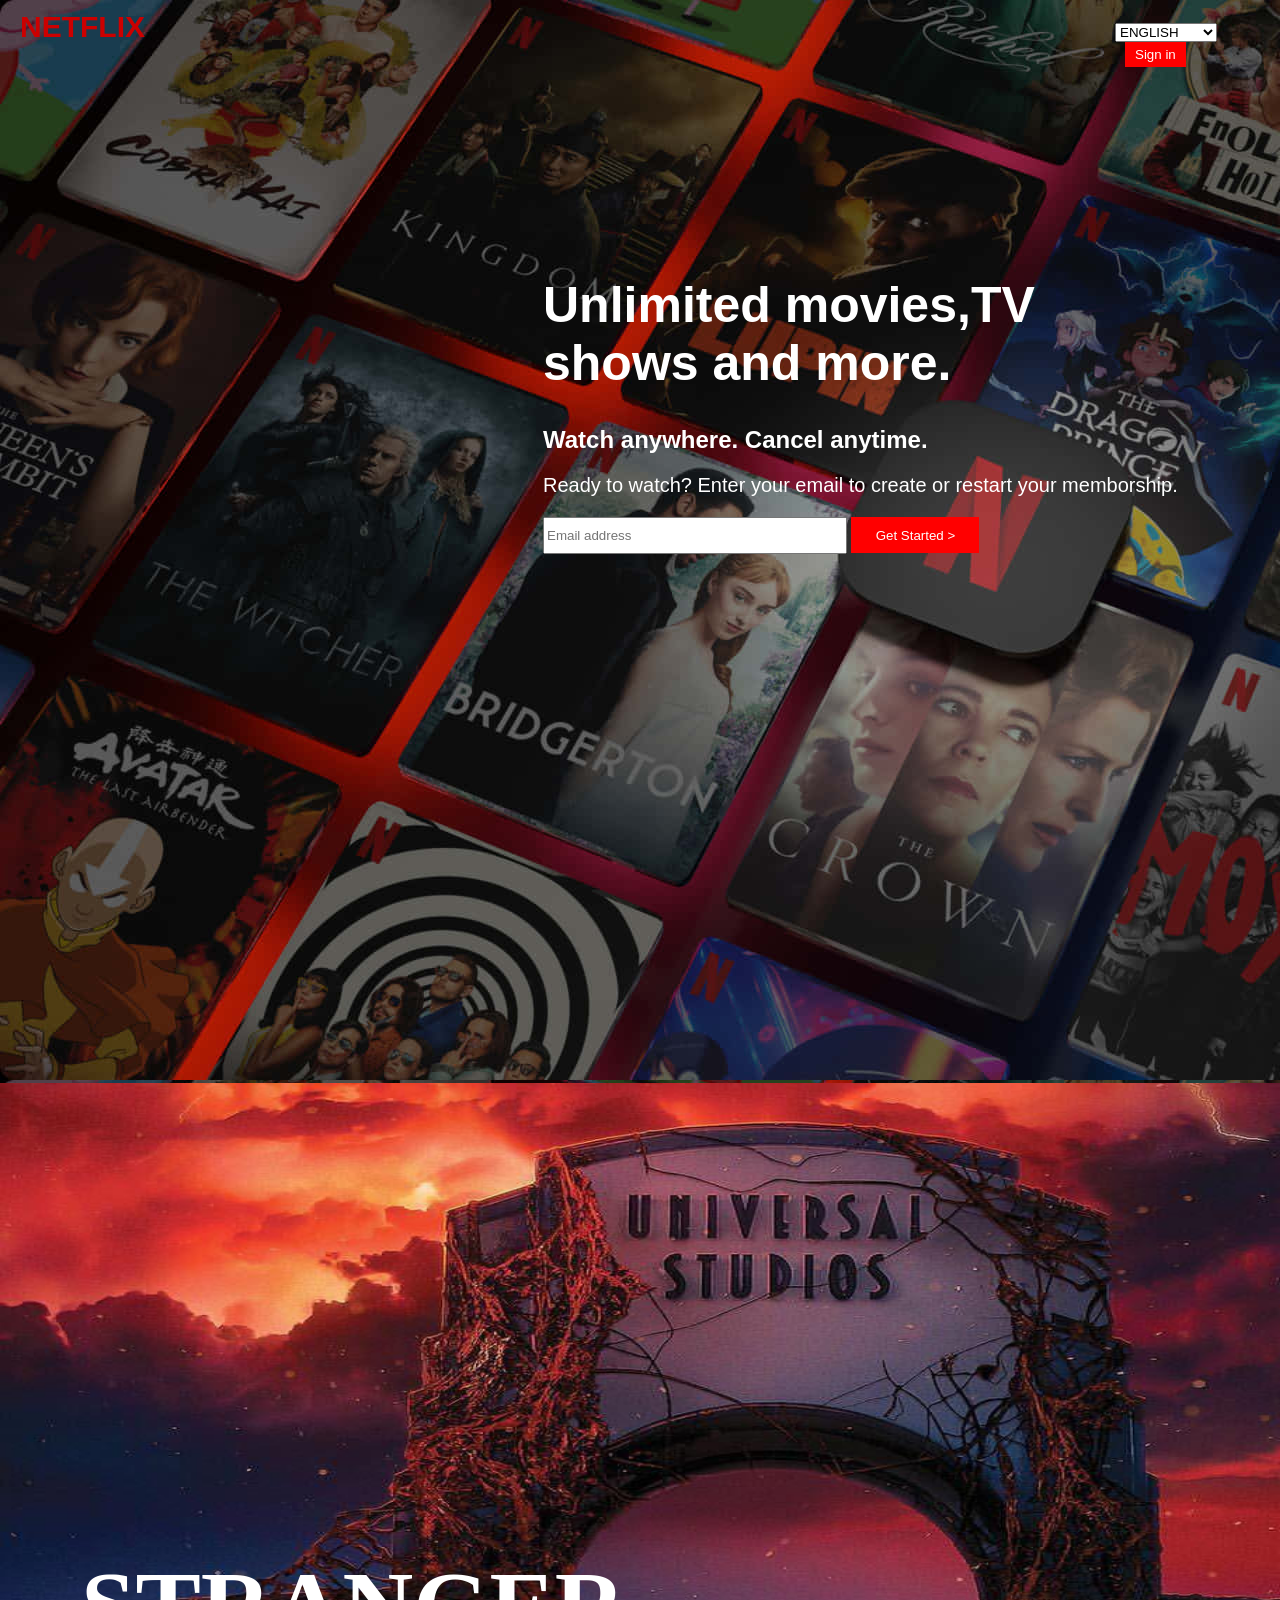
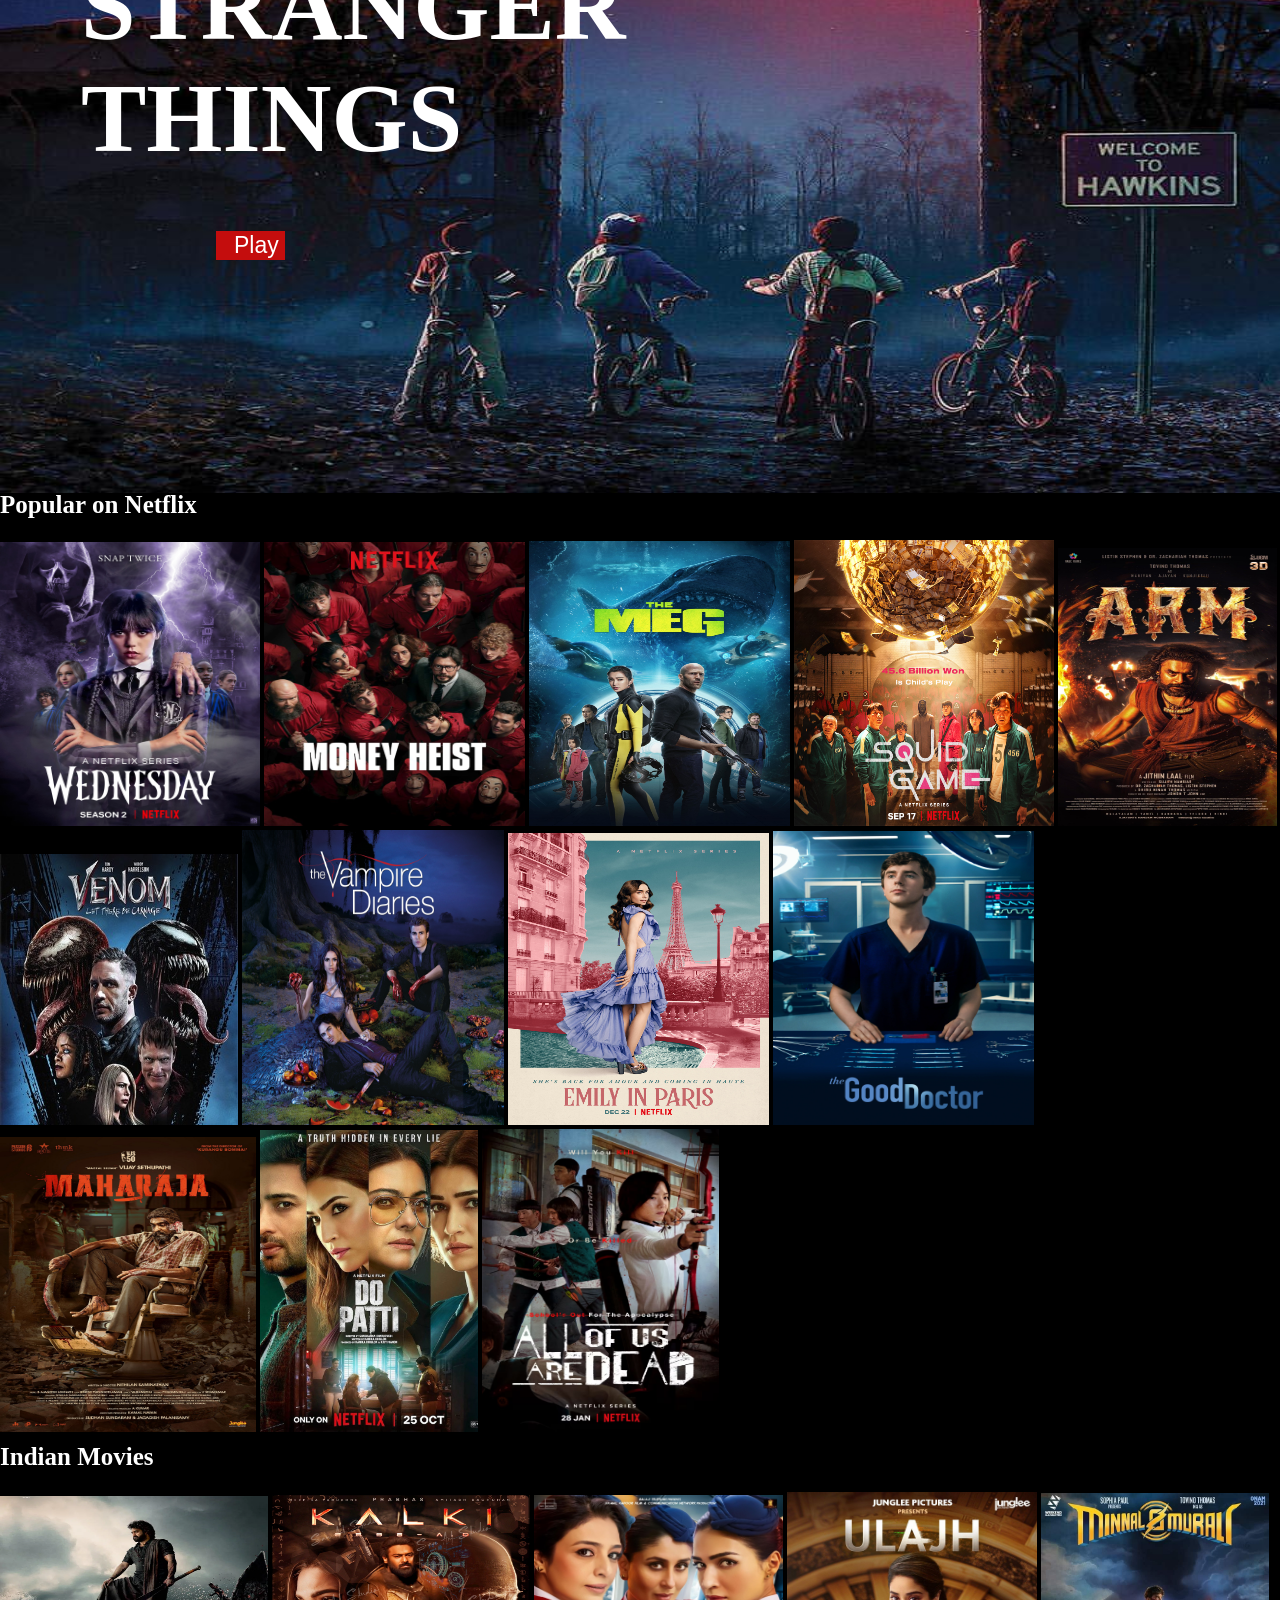
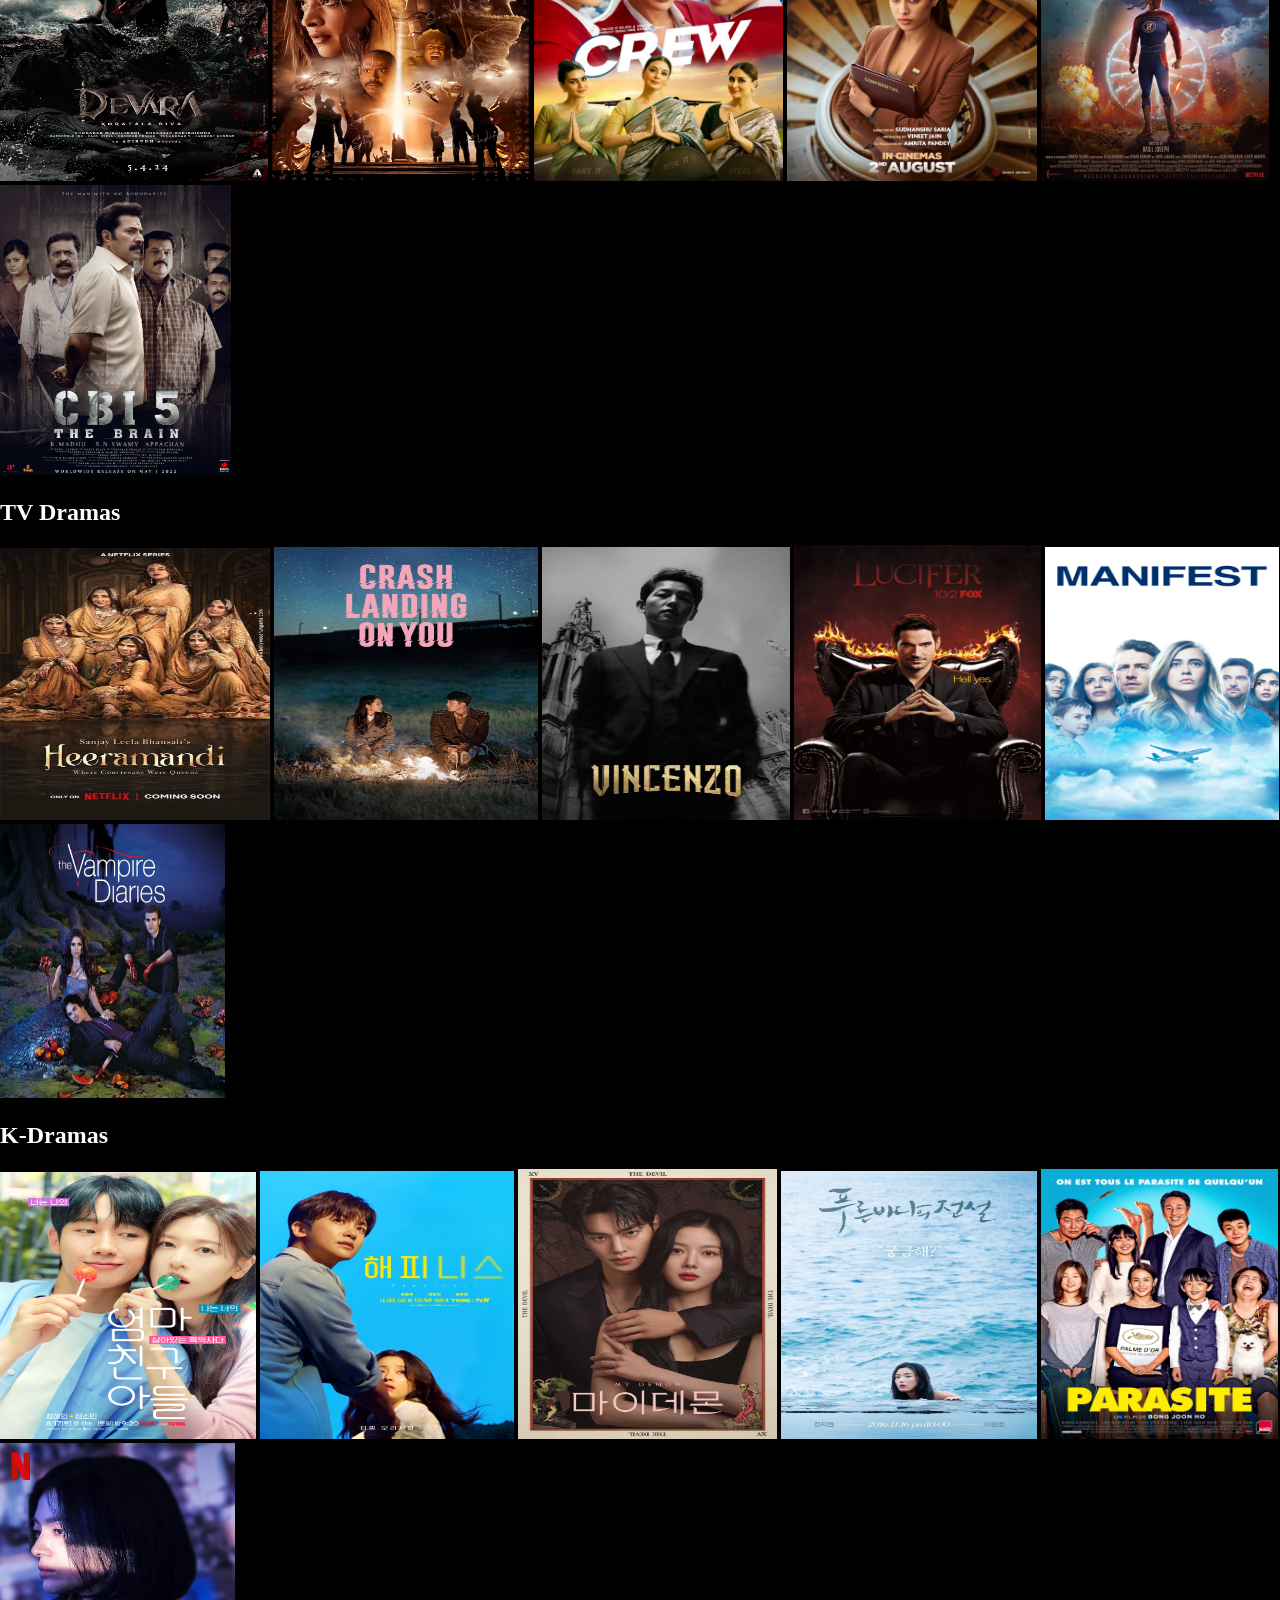
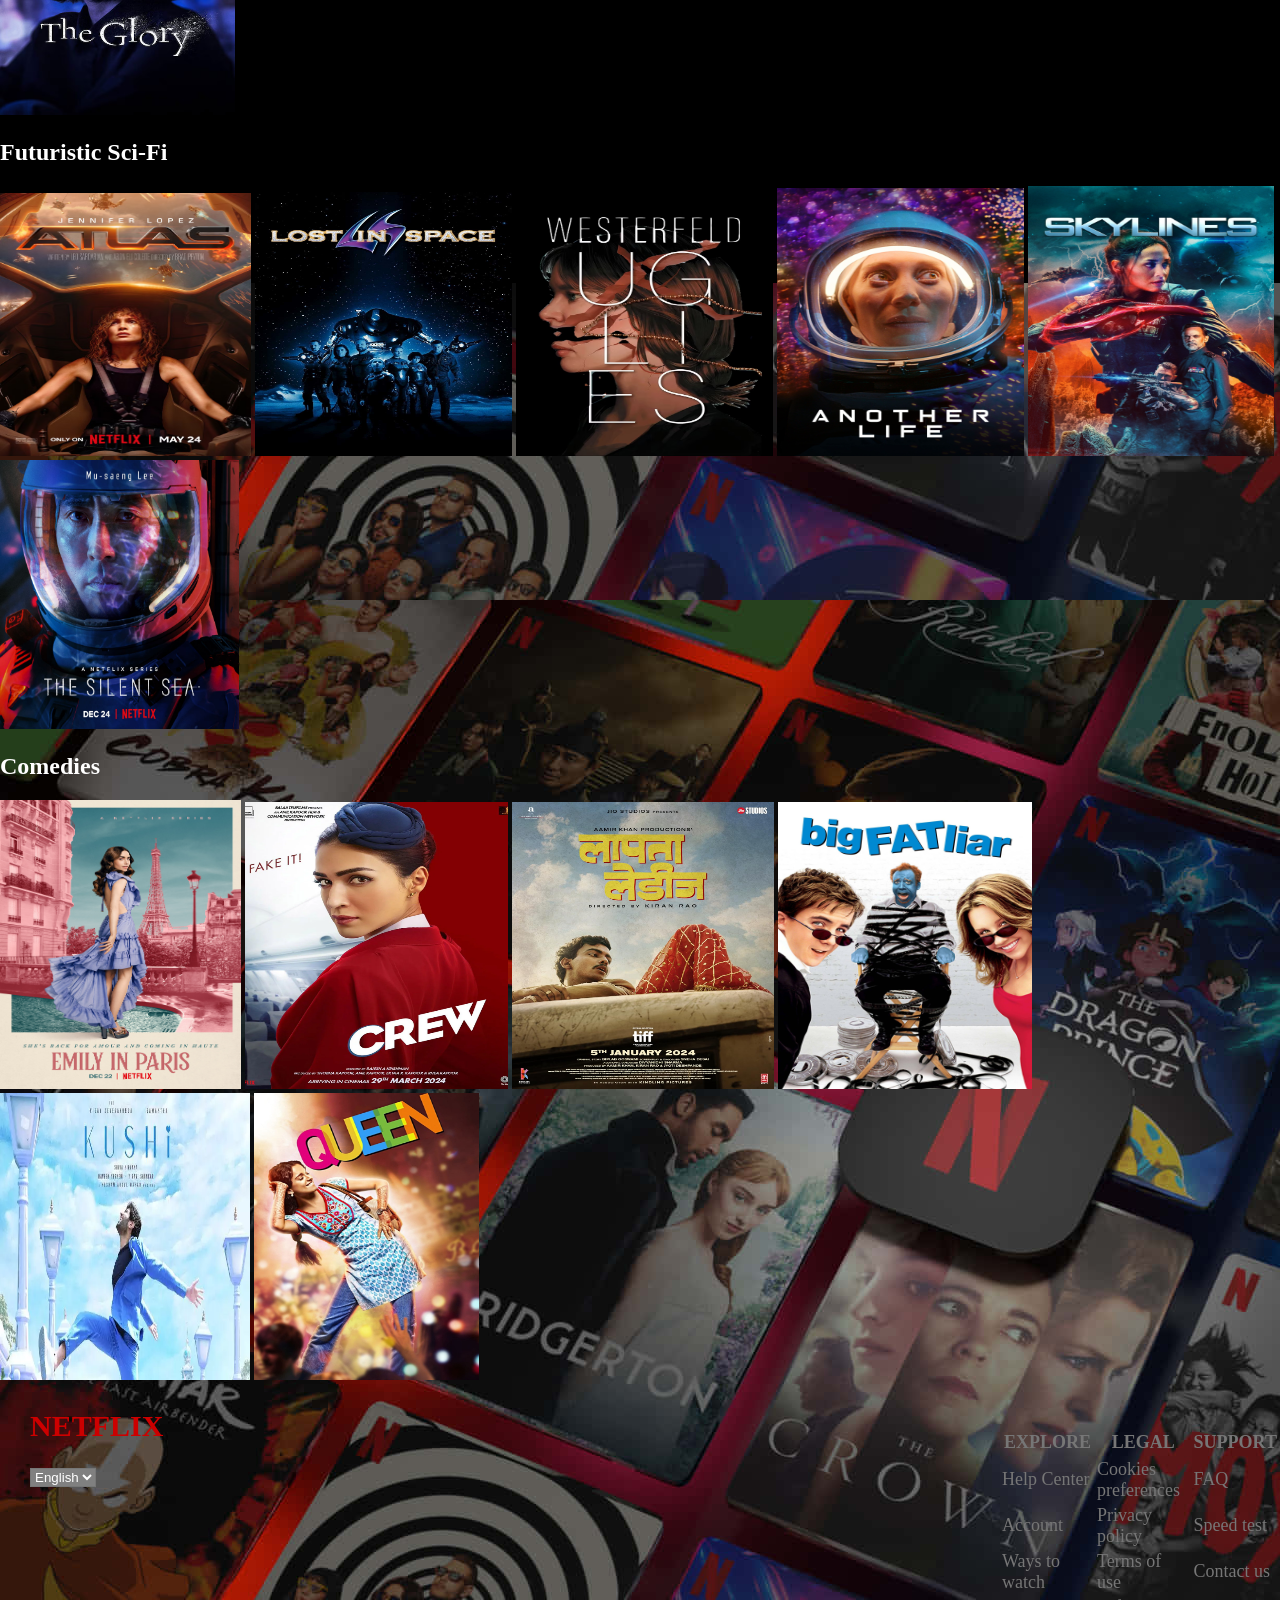
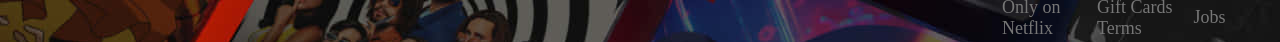
<file: index.html>
<!DOCTYPE html>
<html lang="en">
<head>
    <meta charset="UTF-8">
    <meta name="viewport" content="width=device-width, initial-scale=1.0">
    <title>Document</title>
    <link rel="stylesheet" href="netflix.css" type="text/css">
</head>
<body>
    
    <div class="background"></div>
    <div class="main-body">
        <div class="header">
            <div class="logo">
           <h1 class="h1">NETFLIX</h1>
            </div>
            <div class="login">
            <form class="lang" action="">
                <tr>
                    <select>
                        <option>ENGLISH</option>
                        <option>FRANCE</option>
                        <option>MALAYALAM</option>
                    </select>
                    <input class="submit" type="button" value="Sign in">
                </tr> 
                
            </form>
        </div>
        </div>
        <div class="body">
            <h1 class="first-head">Unlimited movies,TV<br>shows and more.</h1>
            <h2 class="second-head">Watch anywhere. Cancel anytime.</h2>
            <p class="para">Ready to watch? Enter your email to create or restart your memborship.</p>
            <input class="email"type="text" placeholder="Email address">
            <input class=" button"type="button" value="Get Started >">
        </div>
        <div class="footer">
            <img class="strangers" src="walp2.jpg">
            
            
           
            
          

        </div>
        <h1 class="stranger">STRANGER<br>THINGS</h1>
        <input class="Play"type="button" value="Play">
        <h2 class="pop">Popular on Netflix</h2>
        <img class="one" src="Wednesday-2.jpg">
        <img class="two" src="money.jpg">
        <img class="three" src="meg.jpg">
        <img class="four" src="sqnew.jpg">
        <img class="five" src="arm.jpg">
        <img class="six" src="venom.jpeg">
        <img class="seven" src="vampnew.jpg.crdownload">
        <img class="eigth" src="emilnew.jpg">
        <img class="ninth" src="doc.jpg">
        <img class="ten" src="mahanew.jpg">
        <img class="tw" src="do-patti.jpg">
        <img class="th" src="allnew.avif">
        <h2 class="ind">Indian Movies</h2>
        <img class="a" src="dev.webp">
        <img class="b" src="kalk.jpg">
        <img class="c" src="crew.gif">
        <img class="d" src="ula.jpeg">
        <img class="e" src="minn.jpg">
        <img class="f" src="cbi">
        <h2 class="tv">TV Dramas</h2>
        <img class="g" src="heerr.jpg">
        <img class="h" src="crash.jpg">
        <img class="i" src="vin.jpg">
        <img class="j" src="luc.webp">
        <img class="k" src="mani.jpg">
        <img class="l" src="vampnew.jpg.crdownload">
        <h2 class="ka">K-Dramas</h2>
        <img class="m" src="k.jpg">
        <img class="n" src="k1.jpg">
        <img class="o" src="k2.jpeg">
        <img class="p" src="k3.webp">
        <img class="q" src="k4.jpg">
        <img class="r" src="k5.avif">
        <h2 class="sci">Futuristic Sci-Fi</h2>
        <img class="s" src="s1.avif">
        <img class="t" src="s3.jpg">
        <img class="u" src="ss2.avif">
        <img class="v" src="s4.jpg">
        <img class="w" src="s5.jpg">
        <img class="x" src="s6.jpg">
        <h2 class="com">Comedies</h2>
        <img class="ab" src="emilnew.jpg">
        <img class="ac" src="c2.webp">
        <img class="ad" src="c3.jpg">
        <img class="ae" src="c4.jpg">
        <img class="af" src="c5.webp">
        <img class="ag" src="c6.jpg">
        <h2 class="last">NETFLIX</h2>
        <select class="sh">
        <option>English</option>
        <option>France</option>
        </select>
        <table class="table">
            <tr>
                <thead>
                    <th> EXPLORE</th>
                    <th> LEGAL</th>
                    <th>    SUPPORT</th>
                </thead>
            </tr>
            <tr>
                <td>Help Center</td>
                <td>Cookies preferences</td>
                <td>  FAQ</td>
            </tr>
            <tr>
                <td>Account</td>
                <td>Privacy policy</td>
                <td>  Speed test</td>
                
            </tr>
            <tr>
                <td>Ways to watch</td>
                <td>Terms of use</td>
                <td>  Contact us</td>

            </tr>
            <tr>
                <td>Only on Netflix</td>
                <td>Gift Cards Terms</td>
                <td>  Jobs</td>
            </tr>
        </table>
    
        
      
    
</div>
    
    
</body>
</html>
</file>
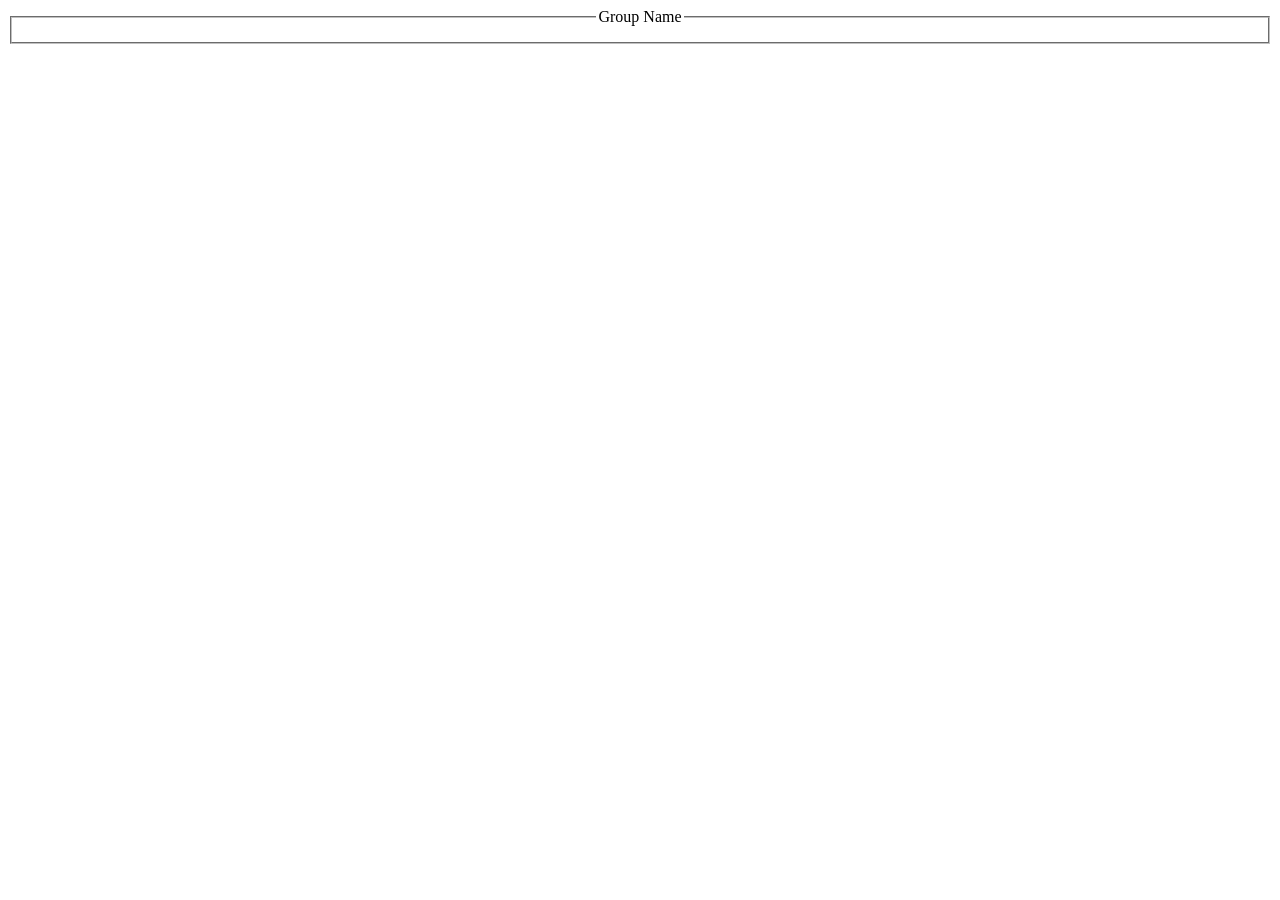
<file: joke/joke.html>
<!DOCTYPE html>
<html lang="en">
<head>
    <meta charset="UTF-8">
    <meta name="viewport" content="width=device-width, initial-scale=1.0">
    <title>Document</title>
 
</head>
<body>
    <fieldset>
        <legend align="center">Group Name</legend>
        <!-- Form fields go here -->
      </fieldset>
      
</body>
</html>
</file>
<file: netflix.css>
.h1 {
    color: #cc0000;

    font-size: 30px;
    font-family: 'Gill Sans', 'Gill Sans MT', Calibri, 'Trebuchet MS', sans-serif;
    height: 70px;
    margin: 0;
}

.login {

    width: 50%;
    float: right;
    margin-left: 950px;
    padding: 5px;
}

.logo {
    width: 50%;
    float: left;
}

.header {
    align-items: center;
    display: flex;
    padding: 10px 20px;

}

.submit {
    background: red;
    color: white;
    border: none;
    padding: 5px 10px;
    cursor: pointer;
    margin-left: 10px;
}

.submit:hover {
    background-color: black;
}

.body {
    align-items: center;
    margin-top: 186px;
    margin-left: 543px;
    color: white;
    font-family: helvetica neue, helvetica, arial, sans-serif;
}

body {
    background-image: url(n1.jpg);
    overflow: auto;
    margin: 0;


}



.first-head {
    font-size: 50px;
}

.button {
    color: white;
    height: 36px;
    width: 128px;
    background: red;
    border: none;
}

.button:hover {
    background-color: black;
    background-size: auto;
}

.email {
    height: 31px;
    width: 296px;

}

.footer {
    background: black;
    width: 100%;
    margin-top: 529px;
    height: 4000px;




}


.para {
    color: white;
    font-size: 20px;
    ;
}

.image {
    float: left;
    width: 50%;
}

.line {
    float: left;
    width: 50%;
}

.title {
    color: gray;
    font-size: 20px;
    font-weight: bold;
    margin-left: 586px;
    margin-top: -17px;
    font-family: 'Times New Roman', Times, serif;
}

.down {
    color: #cc0000;
    font-family: 'Gill Sans', 'Gill Sans MT', Calibri, 'Trebuchet MS', sans-serif;
    font-size: 20px;
    font-weight: bold;
    font-style: initial;
}





.under {
    margin-top: 86px;
    font-size: 33px;
    font-weight: bold;
    color: white;
    margin-left: 204px;
}

.netflix {
    width: 301px;
    margin-left: 897px;
    margin-top: -156px;
}

.def {
    color: white;
    font-size: 16px;
    margin-left: 212px;
}

.stranger {
    font-size: 98px;
    color: white;
    font-weight: bold;
    font-family: unset;
    margin-left: 81px;
    margin-top: -3533px;

}

.Play {
    font-size: 23px;
    color: white;
    margin-left: 216px;
    padding-left: 18px;
    border: none;
    margin-top: -45px;
    background: rgb(196, 13, 13);
}

.Play:hover {
    background-color: black;
}

.line {
    margin-left: 925px;
    font-size: 17px;
    color: white;
}

.strangers {

    width: 1516px;
    height: 1010px;
}

.pop {
    font-size: 25px;
    color: white;
    font-weight: bold;
    margin-top: 231px;

}

.one {
    width: 260px;
    height: 284px;
}


.two {

    height: 284px;
    width: 261px;
}

.three {
    width: 261px;
    height: 285px;
}


.four {
    width: 260px;
    height: 286px;

}

.five {
    width: 219px;
    height: 278px;
}

.six {
    height: 271px;
    width: 238px;
}

.seven {
    width: 262px;
    height: 295px;
}

.eigth {
    width: 261px;
    height: 292px;
}

.ninth {
    height: 294px;
    width: 261px;
}

.ten {
    width: 256px;
    height: 295px;
}

.tw {
    width: 218px;
    height: 302px;
}

.th {
    width: 237px;
    height: 303px;
}

.ind {
    font-size: 25px;
    color: white;
    margin-top: 7px;
}

.a {
    width: 268px;
    height: 285px;
}

.b {
    width: 258px;
    height: 286px;
}

.c {
    width: 249px;
    height: 286px;
}


.d {
    width: 250px;
    height: 289px;
}

.e {
    width: 228px;
    height: 288px;
}

.f {
    width: 231px;
    height: 290px;
}

.tv {
    color: white;
}

.g {
    width: 270px;
    height: 272px;
}


.h {
    width: 264px;
    height: 273px
}

.i {
    width: 248px;
    height: 273px;
}

.j {
    width: 247px;
    height: 275px;
}

.k {
    width: 234px;
    height: 273px;
}

.l {
    width: 225px;
    height: 274px;
}

.ka {
    color: white;
    font-weight: bold;
}

.m {
    height: 267px;
    width: 256px;
}


.n {
    width: 254px;
    height: 268px;

}

.o {
    width: 259px;
    height: 270px;
}


.p {
    width: 256px;
    height: 268px;

}

.q {
    width: 237px;
    height: 270px;

}

.r {
    width: 235px;
    height: 272px;
}

.sci {
    font-weight: bold;
    color: white;
}

.s {
    width: 251px;
    height: 263px;
}

.t {
    width: 257px;
    height: 264px;
}

.u {
    width: 257px;
    height: 270px;

}

.v {
    width: 247px;
    height: 268px;

}

.w {
    width: 246px;
    height: 270px;

}

.x {
    width: 239px;
    height: 269px;
}

.com {
    font-weight: bold;
    color: white;
}

.ab {
    width: 241px;
    height: 289px;
}

.ac {
    width: 263px;
    height: 287px;
}

.ad {
    width: 262px;
    height: 287px;
}

.ae {
    width: 254px;
    height: 287px;
}

.af {
    width: 250px;
    height: 287px;
}

.ag {
    width: 225px;
    height: 287px;
}

.table {
    color: #767676;
    margin-left: 999px;
    font-size: 18px;
    margin-top: -58px;
}

.last {
    font-weight: bold;
    color: #cc0000;
    margin-left: 30px;
    font-size: 30px;
}

.sh {
    background: gray;
    color: white;
    margin-left: 30px;
}
</file>
